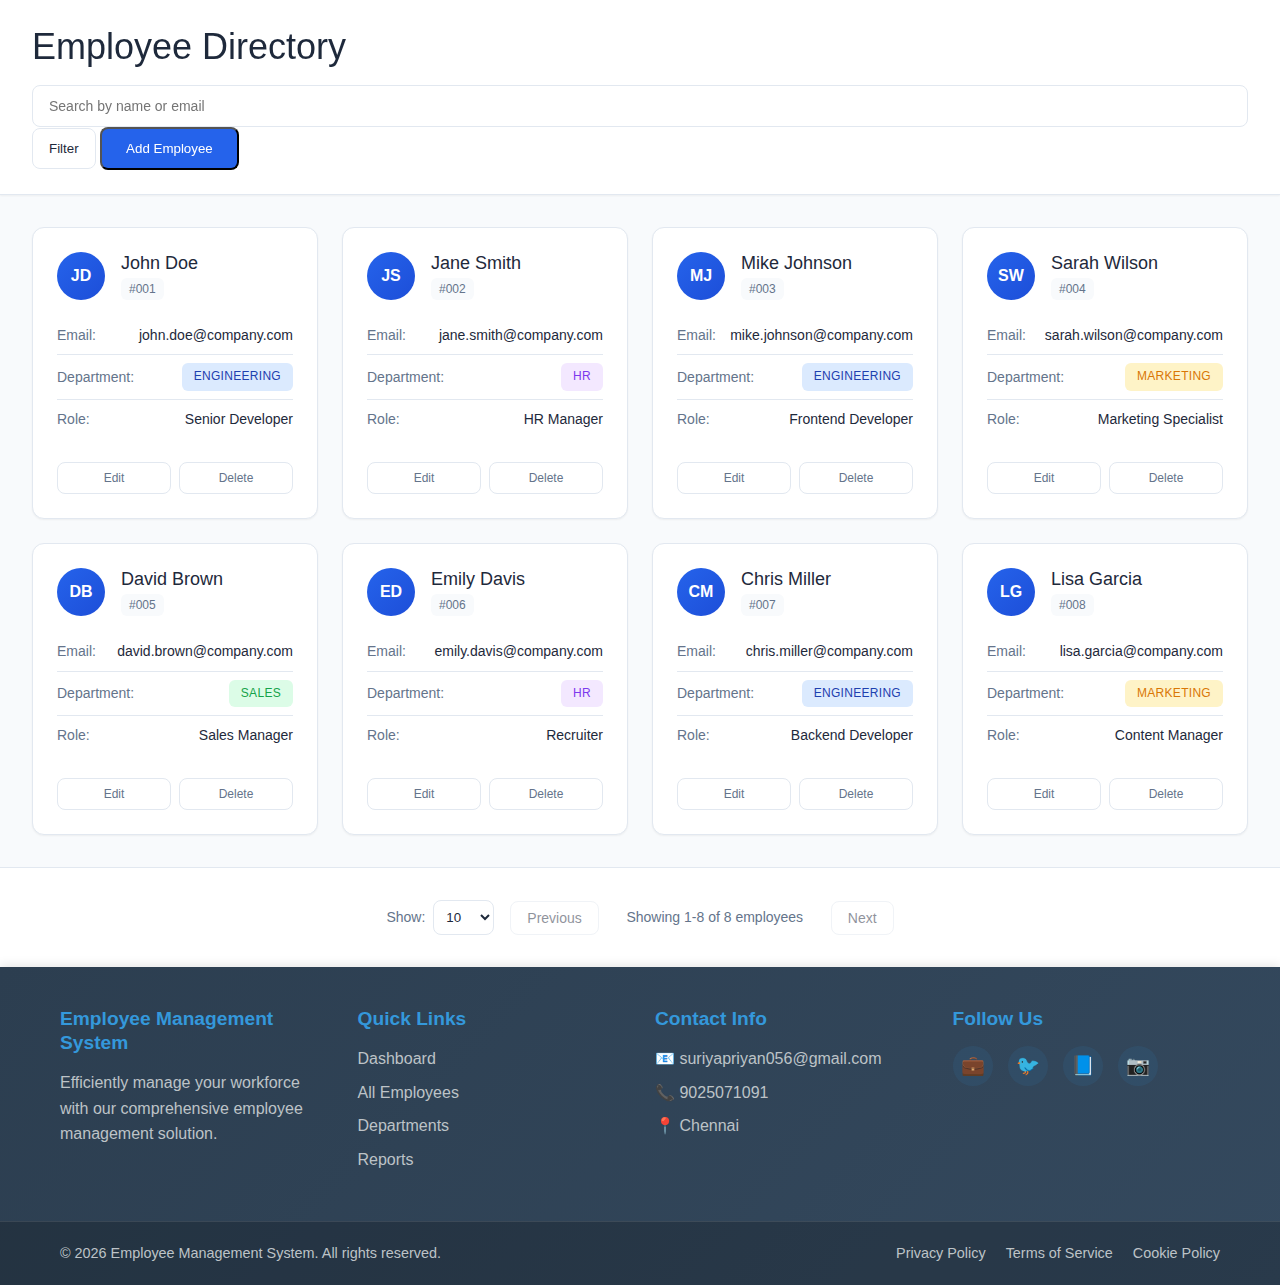
<file: index.html>
<!DOCTYPE html>
<html lang="en">
<head>
    <meta charset="UTF-8">
    <meta name="viewport" content="width=device-width, initial-scale=1.0">
    <title>Employee Directory</title>
    <link rel="stylesheet" href="css/styles.css">
    <link rel="stylesheet" href="css/dashboard.css">
    <link rel="stylesheet" href="css/filter.css">
    
    <link rel="stylesheet" href="css/footer.css">
    

</head>
<body>
    <header id="header">
        <h1>Employee Directory</h1>
        <input type="text" id="searchBar" placeholder="Search by name or email">
        <button id="filterBtn">Filter</button>
        <button class="button" onclick="window.location.href='form.html'" style="color: white;">Add Employee</button>
        <!-- <div>
            <button id="sortFirstName">Sort by First Name</button>
            <button id="sortDepartment">Sort by Department</button>
        </div> -->
        
    </header>
    <!-- <div id="addEmployeeButton" class="add-employee-button">
         <button href="form.html" onclick="window.open('form.html', '_blank')" style="font-size: 16px; color: green;">Add Employee &raquo;</button>
    </div> -->
    
    
    <div id="filterSidebar" class="sidebar hidden">
        
        <h3>Filter Employees</h3>
        
        <label>First Name: <input type="text" id="filterFirstName"></label>
        <label>Department: <select id="filterDepartment">
            <option value="">All</option>
            <option value="Engineering">Engineering</option>
            <option value="HR">HR</option>
            <option value="Marketing">Marketing</option>
            <option value="Sales">Sales</option>
            <option value="Finance">Finance</option>
        </select></label>









    <label>Role: <input type="text" id="filterRole"></label>
        <button id="applyFilter">Apply</button>
        <button id="closeFilterSidebar" class="close-btn" aria-label="Close Sidebar">✕</button>
        
    </div>
    <div class="employee-grid" id="employeeGrid"></div>
    <div class="pagination">
        <label>Show: 
            <select id="pageSize">
                <option value="10">10</option>
                <option value="25">25</option>
                <option value="50">50</option>
                <option value="100">100</option>
            </select>
        </label>
        <button id="prevPage">Previous</button>
        <span id="pageInfo"></span>
        <button id="nextPage">Next</button>
    </div>
    <script src="js/data.js" type="module"></script>
    <script src="js/dashboard.js" type="module"></script>
    <script src="js/filter.js" type="module"></script>
    <script src="js/pagination.js" type="module"></script>
    <script src="js/footer.js" type="module"></script>
</body>
</html>
</file>
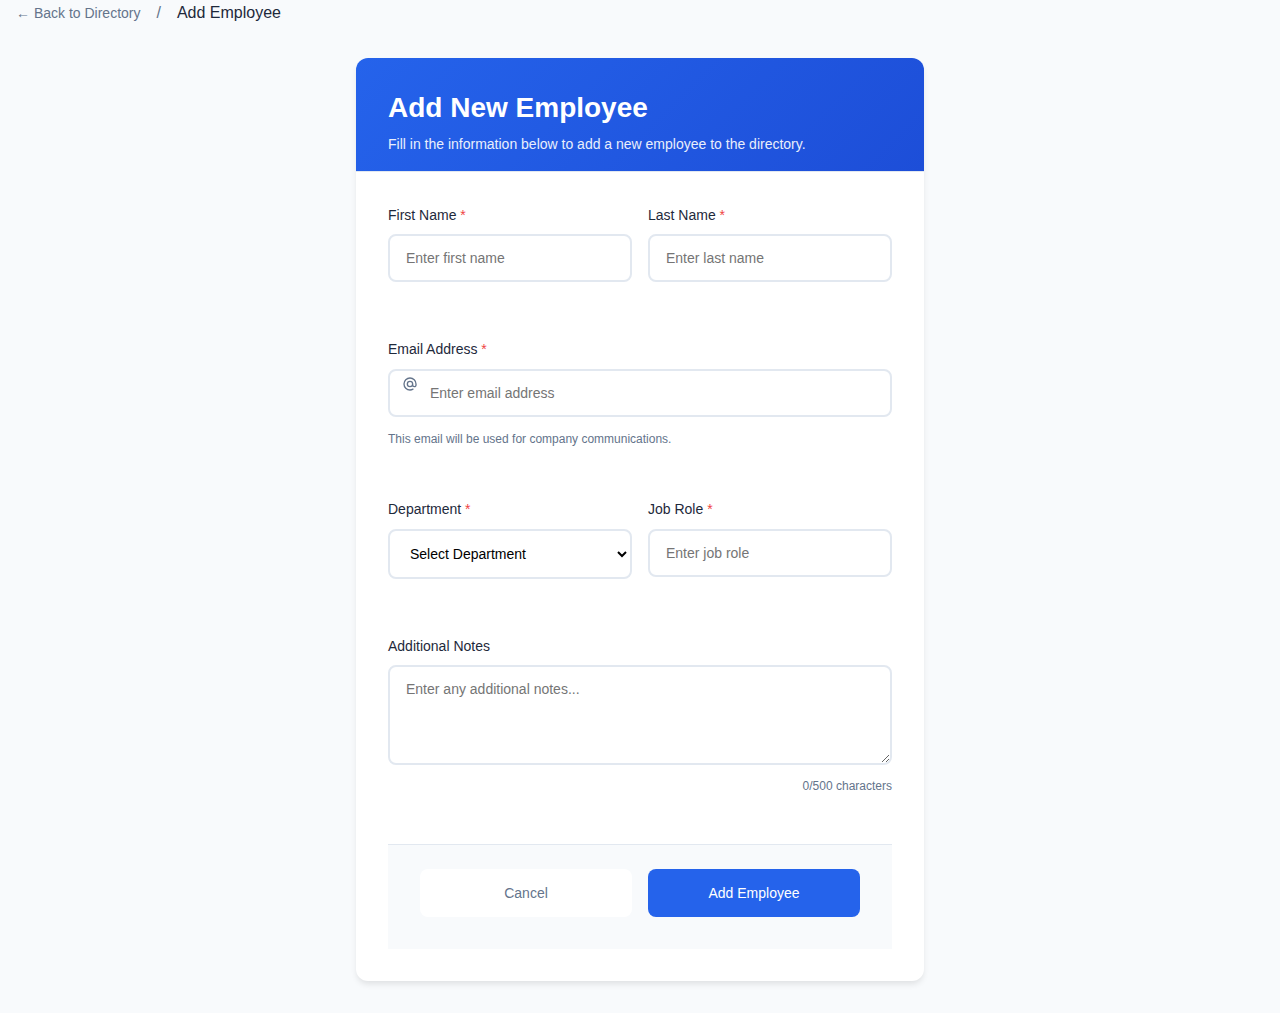
<file: form.html>
<!DOCTYPE html>
<html lang="en">
<head>
    <meta charset="UTF-8">
    <meta name="viewport" content="width=device-width, initial-scale=1.0">
    <title>Employee Form - Employee Directory</title>
    <link rel="stylesheet" href="css/styles.css">
    <link rel="stylesheet" href="css/form.css">
</head>
<body>
    <nav class="form-nav">
        <a href="index.html">← Back to Directory</a>
        <span class="separator">/</span>
        <span id="formBreadcrumb">Add Employee</span>
    </nav>

    <div class="form-container">
        <div class="form-card">
            <div class="form-header">
                <h1 id="formTitle">Add New Employee</h1>
                <p>Fill in the information below to add a new employee to the directory.</p>
            </div>

            <form id="employeeForm" class="form-body" onsubmit="handleFormSubmit(event)">
                <input type="hidden" id="employeeId" name="id">
                
                <div class="form-row">
                    <div class="form-group">
                        <label for="firstName" class="required">First Name</label>
                        <input type="text" id="firstName" name="firstName" required 
                               placeholder="Enter first name" maxlength="50">
                        <span class="error-message" id="firstNameError"></span>
                    </div>
                    
                    <div class="form-group">
                        <label for="lastName" class="required">Last Name</label>
                        <input type="text" id="lastName" name="lastName" required 
                               placeholder="Enter last name" maxlength="50">
                        <span class="error-message" id="lastNameError"></span>
                    </div>
                </div>

                <div class="form-row single">
                    <div class="form-group input-with-icon">
                        <label for="email" class="required">Email Address</label>
                        <input type="email" id="email" name="email" required 
                               placeholder="Enter email address" maxlength="100">
                        <div class="input-icon">
                            <svg fill="none" stroke="currentColor" viewBox="0 0 24 24">
                                <path stroke-linecap="round" stroke-linejoin="round" stroke-width="2" 
                                      d="M16 12a4 4 0 10-8 0 4 4 0 008 0zm0 0v1.5a2.5 2.5 0 005 0V12a9 9 0 10-9 9m4.5-1.206a8.959 8.959 0 01-4.5 1.207"></path>
                            </svg>
                        </div>
                        <span class="error-message" id="emailError"></span>
                        <span class="help-text">This email will be used for company communications.</span>
                    </div>
                </div>

                <div class="form-row">
                    <div class="form-group">
                        <label for="department" class="required">Department</label>
                        <select id="department" name="department" required>
                            <option value="">Select Department</option>
                            <option value="Engineering">Engineering</option>
                            <option value="HR">Human Resources</option>
                            <option value="Marketing">Marketing</option>
                            <option value="Sales">Sales</option>
                            <option value="Finance">Finance</option>
                            <option value="Operations">Operations</option>
                        </select>
                        <span class="error-message" id="departmentError"></span>
                    </div>
                    
                    <div class="form-group">
                        <label for="role" class="required">Job Role</label>
                        <input type="text" id="role" name="role" required 
                               placeholder="Enter job role" maxlength="100">
                        <span class="error-message" id="roleError"></span>
                    </div>
                </div>

                <div class="form-row single">
                    <div class="form-group">
                        <label for="notes">Additional Notes</label>
                        <textarea id="notes" name="notes" placeholder="Enter any additional notes..." 
                                  maxlength="500"></textarea>
                        <div class="char-counter">
                            <span id="notesCounter">0</span>/500 characters
                        </div>
                    </div>
                </div>
                <div class="form-actions">
                <button type="button" id="cancelBtn" class="cancel-btn">
                    Cancel
                </button>
                <button type="button" id="deleteBtn" class="delete-btn hidden">
                    <svg width="16" height="16" fill="none" stroke="currentColor" viewBox="0 0 24 24">
                        <path stroke-linecap="round" stroke-linejoin="round" stroke-width="2" 
                              d="M19 7l-.867 12.142A2 2 0 0116.138 21H7.862a2 2 0 01-1.995-1.858L5 7m5 4v6m4-6v6m1-10V4a1 1 0 00-1-1h-4a1 1 0 00-1 1v3M4 7h16"></path>
                    </svg>
                    Delete Employee
                </button>
                <button type="submit" onclick="handleFormSubmit" form="employeeForm" id="submitBtn" class="submit-btn">
                    <svg width="16" height="16" fill="none" stroke="currentColor" viewBox="0 0 24 24">
                        <path stroke-linecap="round" stroke-linejoin="round" stroke-width="2" 
                              d="M12 6v6m0 0v6m0-6h6m-6 0H6"></path>
                    </svg>
                    Add Employee
                </button>
            </div>
            </form>

            
        </div>
    </div>

        <script src="js/data.js" type="module"></script>
    <script src="js/form.js" type="module"></script>
</body>
</html>
</file>
<file: css/dashboard.css>
/* Header */
#header {
    background-color: var(--surface-color);
    padding: 1.5rem 2rem;
    box-shadow: var(--shadow-sm);
    border-bottom: 1px solid var(--border-color);
    margin-bottom: 2rem;
    width: 100%;
    position: sticky;
    top: 0;
    z-index: 1000;
}

#header h1 {
    color: var(--text-primary);
    margin-bottom: 1rem;
    width: 100%;
}

.header-controls {
    display: flex;
    gap: 1rem;
    align-items: center;
    margin-bottom: 1rem;
    flex-wrap: wrap;
    width: 100%;
}
.button {
    padding: 0.75rem 1.5rem;
    background-color: var(--primary-color);
    color: hsl(0, 0%, 97%);
    text-decoration: none;
    border-radius: var(--radius-md);
    font-weight: 500;
    transition: all 0.2s ease;
    width: auto;
}

#searchBar {
    flex: 1;
    min-width: 250px;
    padding: 0.75rem 1rem;
    border: 1px solid var(--border-color);
    border-radius: var(--radius-md);
    font-size: 0.875rem;
    background-color: var(--surface-color);
    position: relative;
    width: 100%;
}

#searchBar:focus {
    outline: none;
    border-color: var(--primary-color);
    box-shadow: 0 0 0 3px rgb(37 99 235 / 0.1);
}

#filterBtn {
    padding: 0.75rem 1rem;
    background-color: var(--surface-color);
    border: 1px solid var(--border-color);
    border-radius: var(--radius-md);
    color: var(--text-primary);
    cursor: pointer;
    transition: all 0.2s ease;
    width: auto;
}

#filterBtn:hover,
#filterBtn.active {
    background-color: var(--primary-color);
    color: white;
    border-color: var(--primary-color);
}
#filterSidebar {
    z-index: 1000;
}

.fas.fa-trash {
    cursor: pointer;
    color: var(--text-secondary);
    transition: color 0.2s ease;
}

.fas.fa-trash:hover {
    color: var(--danger-color);
}

.filter-header {
  display: flex;
  justify-content: space-between;
  align-items: center;
  margin-bottom: 1rem;
}

.close-btn {
  background: transparent;
  border: none;
  font-size: .75rem;
  cursor: pointer;
  color: #555;
  transition: color 0.3s ease;
}

.close-btn:hover {
  color: red;
}



.add-btn {
    padding: 0.75rem 1.5rem;
    background-color: var(--primary-color);
    color: white;
    text-decoration: none;
    border-radius: var(--radius-md);
    font-weight: 500;
    transition: all 0.2s ease;
    width: auto;
}

.add-btn:hover {
    background-color: var(--primary-hover);
    transform: translateY(-1px);
    box-shadow: var(--shadow-md);
}

.sort-controls {
    display: flex;
    gap: 0.5rem;
    flex-wrap: wrap;
    width: 100%;
}

.sort-controls button {
    padding: 0.5rem 1rem;
    background-color: var(--surface-color);
    border: 1px solid var(--border-color);
    border-radius: var(--radius-md);
    color: var(--text-secondary);
    cursor: pointer;
    font-size: 0.875rem;
    transition: all 0.2s ease;
    position: relative;
    width: auto;
}

.sort-controls button:hover {
    background-color: var(--background-color);
    border-color: var(--secondary-color);
}

.sort-controls button.active {
    background-color: var(--primary-color);
    color: white;
    border-color: var(--primary-color);
}

.sort-controls button.active::after {
    content: '';
    position: absolute;
    right: 0.5rem;
    top: 50%;
    transform: translateY(-50%);
    width: 0;
    height: 0;
    border-left: 4px solid transparent;
    border-right: 4px solid transparent;
}

.sort-controls button.active.asc::after {
    border-bottom: 4px solid currentColor;
}

.sort-controls button.active.desc::after {
    border-top: 4px solid currentColor;
}

/* Search Suggestions */
.search-suggestions {
    position: absolute;
    top: 100%;
    left: 0;
    right: 0;
    background-color: var(--surface-color);
    border: 1px solid var(--border-color);
    border-top: none;
    border-radius: 0 0 var(--radius-md) var(--radius-md);
    box-shadow: var(--shadow-md);
    z-index: 100;
    max-height: 200px;
    overflow-y: auto;
    opacity: 0;
    visibility: hidden;
    transform: translateY(-10px);
    transition: all 0.2s ease;
    width: 100%;
}

.search-suggestions.visible {
    opacity: 1;
    visibility: visible;
    transform: translateY(0);
}

.suggestion-item {
    padding: 0.75rem 1rem;
    cursor: pointer;
    border-bottom: 1px solid var(--border-color);
    transition: background-color 0.2s ease;
    width: 100%;
}

.suggestion-item:hover {
    background-color: var(--background-color);
}

.suggestion-item:last-child {
    border-bottom: none;
}

.suggestion-item strong {
    display: block;
    color: var(--text-primary);
    width: 100%;
}

.suggestion-item span {
    font-size: 0.75rem;
    color: var(--text-secondary);
    width: 100%;
}

/* Filter Status */
.filter-status {
    display: flex;
    align-items: center;
    justify-content: space-between;
    padding: 0.75rem 1rem;
    background-color: var(--background-color);
    border: 1px solid var(--border-color);
    border-radius: var(--radius-md);
    margin-top: 1rem;
    opacity: 0;
    visibility: hidden;
    transform: translateY(-10px);
    transition: all 0.3s ease;
    width: 100%;
}

.filter-status.active {
    opacity: 1;
    visibility: visible;
    transform: translateY(0);
}

.status-text {
    font-size: 0.875rem;
    color: var(--text-secondary);
    width: auto;
}

.clear-all-btn {
    padding: 0.25rem 0.75rem;
    background-color: var(--danger-color);
    color: white;
    border: none;
    border-radius: var(--radius-sm);
    font-size: 0.75rem;
    cursor: pointer;
    transition: all 0.2s ease;
    width: auto;
}

.clear-all-btn:hover {
    background-color: #dc2626;
}

/* Employee Grid */
.employee-grid {
    display: grid;
    grid-template-columns: repeat(auto-fill, minmax(320px, 1fr));
    gap: 1.5rem;
    padding: 0 2rem;
    margin-bottom: 2rem;
    width: 100%;
}

.employee-card {
    background-color: var(--surface-color);
    border: 1px solid var(--border-color);
    border-radius: var(--radius-lg);
    padding: 1.5rem;
    box-shadow: var(--shadow-sm);
    transition: all 0.3s ease;
    opacity: 0;
    transform: translateY(20px);
    width: 100%;
}

.employee-card.fade-in {
    opacity: 1;
    transform: translateY(0);
}

.employee-card:hover {
    box-shadow: var(--shadow-md);
    transform: translateY(-2px);
    border-color: var(--primary-color);
}

.employee-header {
    display: flex;
    align-items: center;
    gap: 1rem;
    margin-bottom: 1rem;
    width: 100%;
}

.employee-avatar {
    width: 48px;
    height: 48px;
    border-radius: 50%;
    background: linear-gradient(135deg, var(--primary-color), var(--primary-hover));
    display: flex;
    align-items: center;
    justify-content: center;
    color: white;
    font-weight: 600;
    font-size: 1rem;
    flex-shrink: 0;
}

.employee-title {
    width: calc(100% - 60px);
}

.employee-title h3 {
    margin: 0;
    color: var(--text-primary);
    font-size: 1.125rem;
    width: 100%;
}

.employee-id {
    font-size: 0.75rem;
    color: var(--text-secondary);
    background-color: var(--background-color);
    padding: 0.25rem 0.5rem;
    border-radius: var(--radius-sm);
    width: auto;
}

.employee-info {
    margin-bottom: 1.5rem;
    width: 100%;
}

.info-item {
    display: flex;
    justify-content: space-between;
    align-items: center;
    padding: 0.5rem 0;
    border-bottom: 1px solid var(--border-color);
    width: 100%;
}

.info-item:last-child {
    border-bottom: none;
}

.info-label {
    font-weight: 500;
    color: var(--text-secondary);
    font-size: 0.875rem;
    width: auto;
}

.info-value {
    color: var(--text-primary);
    font-size: 0.875rem;
    width: auto;
}

.department-badge {
    padding: 0.25rem 0.75rem;
    border-radius: var(--radius-sm);
    font-size: 0.75rem;
    font-weight: 500;
    text-transform: uppercase;
    letter-spacing: 0.025em;
    width: auto;
}

.department-badge.engineering {
    background-color: #dbeafe;
    color: #1e40af;
}

.department-badge.hr {
    background-color: #f3e8ff;
    color: #7c3aed;
}

.department-badge.marketing {
    background-color: #fef3c7;
    color: #d97706;
}

.department-badge.sales {
    background-color: #dcfce7;
    color: #16a34a;
}

.department-badge.finance {
    background-color: #fce7f3;
    color: #be185d;
}

.employee-actions {
    display: flex;
    gap: 0.5rem;
    width: 100%;
}

.action-btn {
    flex: 1;
    display: flex;
    align-items: center;
    justify-content: center;
    gap: 0.5rem;
    padding: 0.5rem;
    border: 1px solid var(--border-color);
    border-radius: var(--radius-md);
    background-color: var(--surface-color);
    color: var(--text-secondary);
    cursor: pointer;
    font-size: 0.75rem;
    font-weight: 500;
    transition: all 0.2s ease;
}

.action-btn:hover {
    transform: translateY(-1px);
    box-shadow: var(--shadow-sm);
}

.edit-btn:hover {
    background-color: var(--primary-color);
    color: white;
    border-color: var(--primary-color);
}

.delete-btn:hover {
    background-color: var(--danger-color);
    color: white;
    border-color: var(--danger-color);
}

.action-btn svg {
    width: 14px;
    height: 14px;
}

/* No Employees State */
.no-employees {
    grid-column: 1 / -1;
    text-align: center;
    padding: 4rem 2rem;
    background-color: var(--surface-color);
    border: 2px dashed var(--border-color);
    border-radius: var(--radius-lg);
    margin: 2rem 0;
    width: 100%;
}

.no-employees-icon {
    font-size: 4rem;
    margin-bottom: 1rem;
    opacity: 0.5;
}

.no-employees h3 {
    color: var(--text-primary);
    margin-bottom: 0.5rem;
    width: 100%;
}

.no-employees p {
    color: var(--text-secondary);
    margin-bottom: 1.5rem;
    width: 100%;
}

/* Pagination */
.pagination {
    display: flex;
    align-items: center;
    justify-content: center;
    gap: 1rem;
    padding: 2rem;
    background-color: var(--surface-color);
    border-top: 1px solid var(--border-color);
    flex-wrap: wrap;
    width: 100%;
}

.pagination label {
    display: flex;
    align-items: center;
    gap: 0.5rem;
    font-size: 0.875rem;
    color: var(--text-secondary);
}

.pagination select {
    padding: 0.5rem;
    border: 1px solid var(--border-color);
    border-radius: var(--radius-md);
    background-color: var(--surface-color);
    color: var(--text-primary);
    width: auto;
}

.pagination button {
    padding: 0.5rem 1rem;
    background-color: var(--surface-color);
    border: 1px solid var(--border-color);
    border-radius: var(--radius-md);
    color: var(--text-primary);
    cursor: pointer;
    font-size: 0.875rem;
    transition: all 0.2s ease;
    width: auto;
}

.pagination button:hover:not(:disabled) {
    background-color: var(--primary-color);
    color: white;
    border-color: var(--primary-color);
}

.pagination button:disabled {
    opacity: 0.5;
    cursor: not-allowed;
}

#pageInfo {
    font-size: 0.875rem;
    color: var(--text-secondary);
    min-width: 200px;
    text-align: center;
}

.page-numbers {
    display: flex;
    gap: 0.25rem;
    align-items: center;
    width: auto;
}

.page-btn {
    width: 36px;
    height: 36px;
    display: flex;
    align-items: center;
    justify-content: center;
    border: 1px solid var(--border-color);
    background-color: var(--surface-color);
    color: var(--text-primary);
    border-radius: var(--radius-md);
    cursor: pointer;
    font-size: 0.875rem;
    transition: all 0.2s ease;
}

.page-btn:hover {
    background-color: var(--primary-color);
    color: white;
    border-color: var(--primary-color);
}

.page-btn.active {
    background-color: var(--primary-color);
    color: white;
    border-color: var
}
</file>
<file: css/filter.css>
/* Filter Sidebar */
.sidebar {
    position: fixed;
    top: 0;
    right: 0;
    width: 320px;
    height: 100vh;
    background-color: var(--surface-color);
    border-left: 1px solid var(--border-color);
    box-shadow: var(--shadow-lg);
    z-index: 500;
    padding: 2rem;
    overflow-y: auto;
    transform: translateX(100%);
    transition: transform 0.3s ease;
}

.sidebar:not(.hidden) {
    transform: translateX(0);
}

.sidebar h3 {
    margin-bottom: 1.5rem;
    color: var(--text-primary);
    padding-bottom: 0.5rem;
    border-bottom: 1px solid var(--border-color);
}

.sidebar label {
    display: block;
    margin-bottom: 1rem;
    font-weight: 500;
    color: var(--text-primary);
}

.sidebar input,
.sidebar select {
    width: 100%;
    padding: 0.75rem;
    margin-top: 0.5rem;
    border: 1px solid var(--border-color);
    border-radius: var(--radius-md);
    background-color: var(--surface-color);
    font-size: 0.875rem;
    transition: all 0.2s ease;
}

.sidebar input:focus,
.sidebar select:focus {
    outline: none;
    border-color: var(--primary-color);
    box-shadow: 0 0 0 3px rgb(37 99 235 / 0.1);
}

.sidebar button {
    width: 100%;
    padding: 0.75rem;
    margin-top: 1rem;
    background-color: var(--primary-color);
    color: white;
    border: none;
    border-radius: var(--radius-md);
    font-weight: 500;
    cursor: pointer;
    transition: all 0.2s ease;
}

.sidebar button:hover {
    background-color: var(--primary-hover);
    transform: translateY(-1px);
    box-shadow: var(--shadow-md);
}

/* Filter Actions */
.filter-actions {
    display: flex;
    gap: 0.5rem;
    margin-top: 1.5rem;
    padding-top: 1.5rem;
    border-top: 1px solid var(--border-color);
}

.filter-actions button {
    flex: 1;
    padding: 0.75rem;
    border: 1px solid var(--border-color);
    border-radius: var(--radius-md);
    font-size: 0.875rem;
    font-weight: 500;
    cursor: pointer;
    transition: all 0.2s ease;
}

.apply-filter-btn {
    background-color: var(--primary-color);
    color: white;
    border-color: var(--primary-color);
}

.apply-filter-btn:hover {
    background-color: var(--primary-hover);
}

.clear-filter-btn {
    background-color: var(--surface-color);
    color: var(--text-secondary);
}

.clear-filter-btn:hover {
    background-color: var(--background-color);
    color: var(--text-primary);
}

/* Filter Tags */
.active-filters {
    display: flex;
    flex-wrap: wrap;
    gap: 0.5rem;
    margin: 1rem 0;
    padding: 0 2rem;
}

.filter-tag {
    display: inline-flex;
    align-items: center;
    gap: 0.5rem;
    padding: 0.25rem 0.75rem;
    background-color: var(--primary-color);
    color: white;
    border-radius: var(--radius-sm);
    font-size: 0.75rem;
    font-weight: 500;
}

.filter-tag-remove {
    background: none;
    border: none;
    color: white;
    cursor: pointer;
    font-size: 1rem;
    line-height: 1;
    padding: 0;
    margin-left: 0.25rem;
    opacity: 0.8;
    transition: opacity 0.2s ease;
}

.filter-tag-remove:hover {
    opacity: 1;
}

/* Advanced Filters */
.advanced-filters {
    margin-top: 1.5rem;
    padding-top: 1.5rem;
    border-top: 1px solid var(--border-color);
}

.advanced-filters summary {
    cursor: pointer;
    font-weight: 500;
    color: var(--text-primary);
    margin-bottom: 1rem;
    list-style: none;
    display: flex;
    align-items: center;
    gap: 0.5rem;
}

.advanced-filters summary::-webkit-details-marker {
    display: none;
}

.advanced-filters summary::before {
    content: '▶';
    transition: transform 0.2s ease;
}

.advanced-filters[open] summary::before {
    transform: rotate(90deg);
}

.filter-group {
    margin-bottom: 1.5rem;
}

.filter-group-title {
    font-size: 0.875rem;
    font-weight: 500;
    color: var(--text-secondary);
    margin-bottom: 0.5rem;
    text-transform: uppercase;
    letter-spacing: 0.025em;
}

.checkbox-group {
    display: flex;
    flex-direction: column;
    gap: 0.5rem;
}

.checkbox-item {
    display: flex;
    align-items: center;
    gap: 0.5rem;
}

.checkbox-item input[type="checkbox"] {
    width: auto;
    margin: 0;
}

.checkbox-item label {
    margin: 0;
    font-weight: normal;
    cursor: pointer;
}

/* Range Filters */
.range-filter {
    display: flex;
    align-items: center;
    gap: 0.5rem;
}

.range-filter input {
    flex: 1;
}

.range-separator {
    color: var(--text-secondary);
    font-size: 0.875rem;
}

/* Mobile Responsive */
@media (max-width: 768px) {
    .sidebar {
        width: 100%;
        padding: 1rem;
    }
    
    .active-filters {
        padding: 0 1rem;
    }
    
    .filter-actions {
        flex-direction: column;
    }
}

/* Sidebar Overlay */
.sidebar-overlay {
    position: fixed;
    top: 0;
    left: 0;
    width: 100%;
    height: 100%;
    background-color: rgba(0, 0, 0, 0.5);
    z-index: 400;
    opacity: 0;
    visibility: hidden;
    transition: all 0.3s ease;
}

.sidebar-overlay.active {
    opacity: 1;
    visibility: visible;
}

/* Filter Button States */
#filterBtn {
    position: relative;
}

#filterBtn.has-filters::after {
    content: '';
    position: absolute;
    top: 0.25rem;
    right: 0.25rem;
    width: 8px;
    height: 8px;
    background-color: var(--danger-color);
    border-radius: 50%;
    border: 2px solid var(--surface-color);
}

/* Smooth Animations */
.filter-slide-in {
    animation: slideInRight 0.3s ease forwards;
}

.filter-slide-out {
    animation: slideOutRight 0.3s ease forwards;
}

@keyframes slideInRight {
    from {
        transform: translateX(100%);
    }
    to {
        transform: translateX(0);
    }
}

@keyframes slideOutRight {
    from {
        transform: translateX(0);
    }
    to {
        transform: translateX(100%);
    }
}
</file>
<file: css/footer.css>
/* Footer Styles */
.app-footer {
    background: linear-gradient(135deg, #2c3e50 0%, #34495e 100%);
    color: #ecf0f1;
    margin-top: auto;
    box-shadow: 0 -2px 10px rgba(0, 0, 0, 0.1);
}

.footer-content {
    max-width: 1200px;
    margin: 0 auto;
    padding: 40px 20px;
    display: grid;
    grid-template-columns: repeat(auto-fit, minmax(250px, 1fr));
    gap: 30px;
}

.footer-section h4 {
    color: #3498db;
    margin-bottom: 15px;
    font-size: 1.2rem;
    font-weight: 600;
}

.footer-section p {
    line-height: 1.6;
    color: #bdc3c7;
    margin-bottom: 15px;
}

.footer-section ul {
    list-style: none;
    padding: 0;
}

.footer-section ul li {
    margin-bottom: 8px;
    color: #bdc3c7;
}

.footer-section ul li a {
    color: #bdc3c7;
    text-decoration: none;
    transition: color 0.3s ease;
}

.footer-section ul li a:hover {
    color: #3498db;
}

.social-links {
    display: flex;
    gap: 15px;
}

.social-links a {
    display: inline-block;
    width: 40px;
    height: 40px;
    background: rgba(52, 152, 219, 0.1);
    border-radius: 50%;
    text-align: center;
    line-height: 40px;
    font-size: 1.2rem;
    text-decoration: none;
    transition: all 0.3s ease;
}

.social-links a:hover {
    background: #3498db;
    transform: translateY(-2px);
}

.footer-bottom {
    background: rgba(0, 0, 0, 0.2);
    border-top: 1px solid rgba(255, 255, 255, 0.1);
}

.footer-bottom-content {
    max-width: 1200px;
    margin: 0 auto;
    padding: 20px;
    display: flex;
    justify-content: space-between;
    align-items: center;
    flex-wrap: wrap;
    gap: 15px;
}

.footer-bottom p {
    margin: 0;
    color: #bdc3c7;
    font-size: 0.9rem;
}

.footer-links {
    display: flex;
    gap: 20px;
}

.footer-links a {
    color: #bdc3c7;
    text-decoration: none;
    font-size: 0.9rem;
    transition: color 0.3s ease;
}

.footer-links a:hover {
    color: #3498db;
}

/* Responsive Design */
@media (max-width: 768px) {
    .footer-content {
        grid-template-columns: 1fr;
        text-align: center;
        padding: 30px 15px;
    }
    
    .footer-bottom-content {
        flex-direction: column;
        text-align: center;
    }
    
    .footer-links {
        justify-content: center;
    }
    
    .social-links {
        justify-content: center;
    }
}

@media (max-width: 480px) {
    .footer-links {
        flex-direction: column;
        gap: 10px;
    }
}

/* Ensure footer stays at bottom */
body {
    display: flex;
    flex-direction: column;
    min-height: 100vh;
}

main, .main-content {
    flex: 1;
}
</file>
<file: css/form.css>
/* Form Container */
.form-container {
    max-width: 600px;
    margin: 2rem auto;
    padding: 0 1rem;
}

.form-card {
    background-color: var(--surface-color);
    border-radius: var(--radius-lg);
    box-shadow: var(--shadow-md);
    overflow: hidden;
}

.form-header {
    padding: 2rem 2rem 1rem;
    border-bottom: 1px solid var(--border-color);
    background: linear-gradient(135deg, var(--primary-color), var(--primary-hover));
    color: white;
}

.form-header h1 {
    margin: 0;
    font-size: 1.75rem;
    font-weight: 600;
}

.form-header p {
    margin: 0.5rem 0 0;
    opacity: 0.9;
    font-size: 0.875rem;
}

.form-body {
    padding: 2rem;
}

.form-row {
    display: grid;
    grid-template-columns: 1fr 1fr;
    gap: 1rem;
    margin-bottom: 1.5rem;
}

.form-row.single {
    grid-template-columns: 1fr;
}

.form-group {
    position: relative;
}

.form-group label {
    display: block;
    font-weight: 500;
    margin-bottom: 0.5rem;
    color: var(--text-primary);
    font-size: 0.875rem;
}

.form-group input,
.form-group select,
.form-group textarea {
    width: 100%;
    padding: 0.875rem 1rem;
    border: 2px solid var(--border-color);
    border-radius: var(--radius-md);
    font-size: 0.875rem;
    transition: all 0.2s ease;
    background-color: var(--surface-color);
    font-family: inherit;
}

.form-group input:focus,
.form-group select:focus,
.form-group textarea:focus {
    outline: none;
    border-color: var(--primary-color);
    box-shadow: 0 0 0 3px rgb(37 99 235 / 0.1);
    transform: translateY(-1px);
}

.form-group input.error,
.form-group select.error,
.form-group textarea.error {
    border-color: var(--danger-color);
    box-shadow: 0 0 0 3px rgb(239 68 68 / 0.1);
}

.form-group textarea {
    resize: vertical;
    min-height: 100px;
}

.error-message {
    display: block;
    color: var(--danger-color);
    font-size: 0.75rem;
    margin-top: 0.5rem;
    padding-left: 0.25rem;
    opacity: 0;
    transform: translateY(-5px);
    transition: all 0.2s ease;
}

.error-message:not(:empty) {
    opacity: 1;
    transform: translateY(0);
}

.required::after {
    content: ' *';
    color: var(--danger-color);
}

/* Form Actions */
.form-actions {
    display: flex;
    gap: 1rem;
    padding: 1.5rem 2rem 2rem;
    background-color: var(--background-color);
    border-top: 1px solid var(--border-color);
}

.form-actions button,
.form-actions a {
    flex: 1;
    padding: 0.875rem 1.5rem;
    border-radius: var(--radius-md);
    font-size: 0.875rem;
    font-weight: 500;
    text-decoration: none;
    text-align: center;
    cursor: pointer;
    transition: all 0.2s ease;
    border: 2px solid transparent;
    display: flex;
    align-items: center;
    justify-content: center;
    gap: 0.5rem;
}

.submit-btn {
    background-color: var(--primary-color);
    color: white;
    border-color: var(--primary-color);
}

.submit-btn:hover:not(:disabled) {
    background-color: var(--primary-hover);
    transform: translateY(-1px);
    box-shadow: var(--shadow-md);
}

.submit-btn:disabled {
    opacity: 0.6;
    cursor: not-allowed;
    transform: none;
}

.cancel-btn {
    background-color: var(--surface-color);
    color: var(--text-secondary);
    border-color: var(--border-color);
}

.cancel-btn:hover {
    background-color: var(--background-color);
    color: var(--text-primary);
    border-color: var(--secondary-color);
}

.delete-btn {
    background-color: var(--danger-color);
    color: white;
    border-color: var(--danger-color);
}

.delete-btn:hover {
    background-color: #dc2626;
    transform: translateY(-1px);
    box-shadow: var(--shadow-md);
}

/* Form Validation States */
.form-group.valid input,
.form-group.valid select {
    border-color: var(--success-color);
}

.form-group.valid::after {
    content: '✓';
    position: absolute;
    right: 1rem;
    top: 2.25rem;
    color: var(--success-color);
    font-weight: bold;
}

/* Loading State */
.form-loading {
    position: relative;
    pointer-events: none;
}

.form-loading::after {
    content: '';
    position: absolute;
    top: 0;
    left: 0;
    right: 0;
    bottom: 0;
    background-color: rgba(255, 255, 255, 0.8);
    display: flex;
    align-items: center;
    justify-content: center;
    border-radius: var(--radius-lg);
}

.form-loading::before {
    content: '';
    position: absolute;
    top: 50%;
    left: 50%;
    width: 32px;
    height: 32px;
    margin: -16px 0 0 -16px;
    border: 3px solid var(--border-color);
    border-top: 3px solid var(--primary-color);
    border-radius: 50%;
    animation: spin 1s linear infinite;
    z-index: 1;
}

/* Form Navigation */
.form-nav {
    display: flex;
    align-items: center;
    gap: 1rem;
    margin-bottom: 2rem;
    padding: 0 1rem;
}

.form-nav a {
    color: var(--text-secondary);
    text-decoration: none;
    font-size: 0.875rem;
    transition: color 0.2s ease;
}

.form-nav a:hover {
    color: var(--primary-color);
}

.form-nav .separator {
    color: var(--text-secondary);
}

/* Input Icons */
.input-with-icon {
    position: relative;
}

.input-with-icon input {
    padding-left: 2.5rem;
}

.input-icon {
    position: absolute;
    left: 0.875rem;
    top: 2.25rem;
    color: var(--text-secondary);
    pointer-events: none;
}

.input-icon svg {
    width: 16px;
    height: 16px;
}

/* Character Counter */
.char-counter {
    font-size: 0.75rem;
    color: var(--text-secondary);
    text-align: right;
    margin-top: 0.25rem;
}

.char-counter.warning {
    color: var(--warning-color);
}

.char-counter.error {
    color: var(--danger-color);
}

/* Help Text */
.help-text {
    font-size: 0.75rem;
    color: var(--text-secondary);
    margin-top: 0.25rem;
    line-height: 1.4;
}

/* Responsive Design */
@media (max-width: 768px) {
    .form-container {
        margin: 1rem auto;
        padding: 0 0.5rem;
    }
    
    .form-header,
    .form-body {
        padding: 1.5rem 1rem;
    }
    
    .form-actions {
        padding: 1rem;
        flex-direction: column;
    }
    
    .form-row {
        grid-template-columns: 1fr;
        gap: 0;
    }
    
    .form-nav {
        padding: 0 0.5rem;
    }
}

@media (max-width: 480px) {
    .form-header h1 {
        font-size: 1.5rem;
    }
    
    .form-group input,
    .form-group select,
    .form-group textarea {
        padding: 0.75rem;
    }
    
    .form-actions button,
    .form-actions a {
        padding: 0.75rem 1rem;
    }
}

/* Print Styles */
@media print {
    .form-actions,
    .form-nav {
        display: none;
    }
    
    .form-card {
        box-shadow: none;
        border: 1px solid #ccc;
    }
    
    .form-header {
        background: none !important;
        color: black !important;
        border-bottom: 2px solid #ccc;
    }
   
}
</file>
<file: css/styles.css>
/* Reset and Base Styles */
* {
    margin: 0;
    padding: 0;
    box-sizing: border-box;
}

:root {
    --primary-color: #2563eb;
    --primary-hover: #1d4ed8;
    --secondary-color: #64748b;
    --success-color: #10b981;
    --danger-color: #ef4444;
    --warning-color: #f59e0b;
    --background-color: #f8fafc;
    --surface-color: #ffffff;
    --text-primary: #1e293b;
    --text-secondary: #64748b;
    --border-color: #e2e8f0;
    --shadow-sm: 0 1px 2px 0 rgb(0 0 0 / 0.05);
    --shadow-md: 0 4px 6px -1px rgb(0 0 0 / 0.1);
    --shadow-lg: 0 10px 15px -3px rgb(0 0 0 / 0.1);
    --radius-sm: 0.375rem;
    --radius-md: 0.5rem;
    --radius-lg: 0.75rem;
}

body {
    font-family: 'Inter', -apple-system, BlinkMacSystemFont, 'Segoe UI', Roboto, sans-serif;
    background-color: var(--background-color);
    color: var(--text-primary);
    line-height: 1.6;
}

/* Typography */
h1, h2, h3, h4, h5, h6 {
    font-weight: 500;
    line-height: 1.25;
    margin-bottom: 0.5rem;
}

h1 { font-size: 2.25rem; }
h2 { font-size: 1.875rem; }
h3 { font-size: 1.5rem; }

/* Buttons */
.btn {
    display: inline-flex;
    align-items: center;
    gap: 0.5rem;
    padding: 0.5rem 1rem;
    border: none;
    border-radius: var(--radius-md);
    font-size: 0.875rem;
    font-weight: 500;
    text-decoration: none;
    cursor: pointer;
    transition: all 0.2s ease;
    white-space: nowrap;
}

.primary-btn {
    background-color: var(--primary-color);
    color: white;
}

.primary-btn:hover {
    background-color: var(--primary-hover);
    transform: translateY(-1px);
    box-shadow: var(--shadow-md);
}

.secondary-btn {
    background-color: var(--surface-color);
    color: var(--text-primary);
    border: 1px solid var(--border-color);
}

.secondary-btn:hover {
    background-color: var(--background-color);
    border-color: var(--secondary-color);
}

.danger-btn {
    background-color: var(--danger-color);
    color: white;
}

.danger-btn:hover {
    background-color: #dc2626;
    transform: translateY(-1px);
    box-shadow: var(--shadow-md);
}

.btn:disabled {
    opacity: 0.5;
    cursor: not-allowed;
    transform: none;
}

/* Form Elements */
.form-group {
    margin-bottom: 1.5rem;
}

.form-group label {
    display: block;
    font-weight: 500;
    margin-bottom: 0.5rem;
    color: var(--text-primary);
}

.form-group input,
.form-group select,
.form-group textarea {
    width: 100%;
    padding: 0.75rem;
    border: 1px solid var(--border-color);
    border-radius: var(--radius-md);
    font-size: 0.875rem;
    transition: all 0.2s ease;
    background-color: var(--surface-color);
}

.form-group input:focus,
.form-group select:focus,
.form-group textarea:focus {
    outline: none;
    border-color: var(--primary-color);
    box-shadow: 0 0 0 3px rgb(37 99 235 / 0.1);
}

.form-group input.error,
.form-group select.error {
    border-color: var(--danger-color);
    box-shadow: 0 0 0 3px rgb(239 68 68 / 0.1);
}

.error-message {
    display: block;
    color: var(--danger-color);
    font-size: 0.75rem;
    margin-top: 0.25rem;
}

.required {
    color: var(--danger-color);
}

/* Animations */
@keyframes fadeIn {
    from {
        opacity: 0;
        transform: translateY(10px);
    }
    to {
        opacity: 1;
        transform: translateY(0);
    }
}

@keyframes slideIn {
    from {
        opacity: 0;
        transform: translateX(20px);
    }
    to {
        opacity: 1;
        transform: translateX(0);
    }
}

.fade-in {
    animation: fadeIn 0.3s ease forwards;
}

.slide-in {
    animation: slideIn 0.3s ease forwards;
}

/* Responsive Design */
@media (max-width: 768px) {
    h1 { font-size: 1.875rem; }
    h2 { font-size: 1.5rem; }
    h3 { font-size: 1.25rem; }
    
    .btn {
        padding: 0.75rem 1rem;
        font-size: 0.875rem;
    }
}

/* Utility Classes */
.hidden { display: none !important; }
.sr-only { 
    position: absolute;
    width: 1px;
    height: 1px;
    padding: 0;
    margin: -1px;
    overflow: hidden;
    clip: rect(0, 0, 0, 0);
    white-space: nowrap;
    border: 0;
}

.text-center { text-align: center; }
.text-left { text-align: left; }
.text-right { text-align: right; }

.mb-1 { margin-bottom: 0.25rem; }
.mb-2 { margin-bottom: 0.5rem; }
.mb-3 { margin-bottom: 0.75rem; }
.mb-4 { margin-bottom: 1rem; }

.mt-1 { margin-top: 0.25rem; }
.mt-2 { margin-top: 0.5rem; }
.mt-3 { margin-top: 0.75rem; }
.mt-4 { margin-top: 1rem; }

.p-1 { padding: 0.25rem; }
.p-2 { padding: 0.5rem; }
.p-3 { padding: 0.75rem; }
.p-4 { padding: 1rem; }

.flex { display: flex; }
.flex-col { flex-direction: column; }
.items-center { align-items: center; }
.justify-center { justify-content: center; }
.justify-between { justify-content: space-between; }
.gap-2 { gap: 0.5rem; }
.gap-4 { gap: 1rem; }

/* Notifications */
.notification {
    position: fixed;
    top: 20px;
    right: 20px;
    z-index: 1000;
    min-width: 300px;
    max-width: 500px;
    padding: 1rem;
    border-radius: var(--radius-lg);
    box-shadow: var(--shadow-lg);
    transform: translateX(100%);
    transition: all 0.3s ease;
}

.notification.show {
    transform: translateX(0);
}

.notification.fade-out {
    opacity: 0;
    transform: translateX(100%);
}

.notification-content {
    display: flex;
    align-items: center;
    gap: 0.75rem;
}

.notification-icon {
    font-size: 1.25rem;
    font-weight: bold;
}

.notification-message {
    flex: 1;
    font-size: 0.875rem;
}

.notification-close {
    background: none;
    border: none;
    font-size: 1.25rem;
    cursor: pointer;
    opacity: 0.7;
    transition: opacity 0.2s ease;
}

.notification-close:hover {
    opacity: 1;
}

.notification.success {
    background-color: #ecfdf5;
    border-left: 4px solid var(--success-color);
    color: #065f46;
}

.notification.error {
    background-color: #fef2f2;
    border-left: 4px solid var(--danger-color);
    color: #991b1b;
}

.notification.info {
    background-color: #eff6ff;
    border-left: 4px solid var(--primary-color);
    color: #1e40af;
}

/* Modal */
.modal {
    position: fixed;
    top: 0;
    left: 0;
    width: 100%;
    height: 100%;
    z-index: 1000;
    display: flex;
    align-items: center;
    justify-content: center;
}

.modal-overlay {
    position: absolute;
    top: 0;
    left: 0;
    width: 100%;
    height: 100%;
    background-color: rgba(0, 0, 0, 0.5);
    backdrop-filter: blur(2px);
}

.modal-content {
    position: relative;
    background-color: var(--surface-color);
    border-radius: var(--radius-lg);
    box-shadow: var(--shadow-lg);
    max-width: 500px;
    width: 90%;
    max-height: 90vh;
    overflow-y: auto;
}

.modal-header {
    padding: 1.5rem 1.5rem 0;
    border-bottom: px solid var(--border-color);
}

.modal-body {
    padding: 1.5rem;
}

.modal-footer {
    padding: 0 1.5rem 1.5rem;
    display: flex;
    gap: 0.75rem;
    justify-content: flex-end;
}

/* Loading States */
.loading {
    position: relative;
    pointer-events: none;
}

.loading::after {
    content: '';
    position: absolute;
    top: 50%;
    left: 50%;
    width: 20px;
    height: 20px;
    margin: -10px 0 0 -10px;
    border: 2px solid transparent;
    border-top: 2px solid var(--primary-color);
    border-radius: 50%;
    animation: spin 1s linear infinite;
}

@keyframes spin {
    0% { transform: rotate(0deg); }
    100% { transform: rotate(360deg); }
}

/* Responsive Utilities */
@media (max-width: 640px) {
    .notification {
        left: 10px;
        right: 10px;
        min-width: auto;
        transform: translateY(-100%);
    }
    
    .notification.show {
        transform: translateY(0);
    }
    
    .notification.fade-out {
        transform: translateY(-100%);
    }
    
    .modal-content {
        margin: 1rem;
        width: calc(100% - 2rem);
    }
}
</file>
